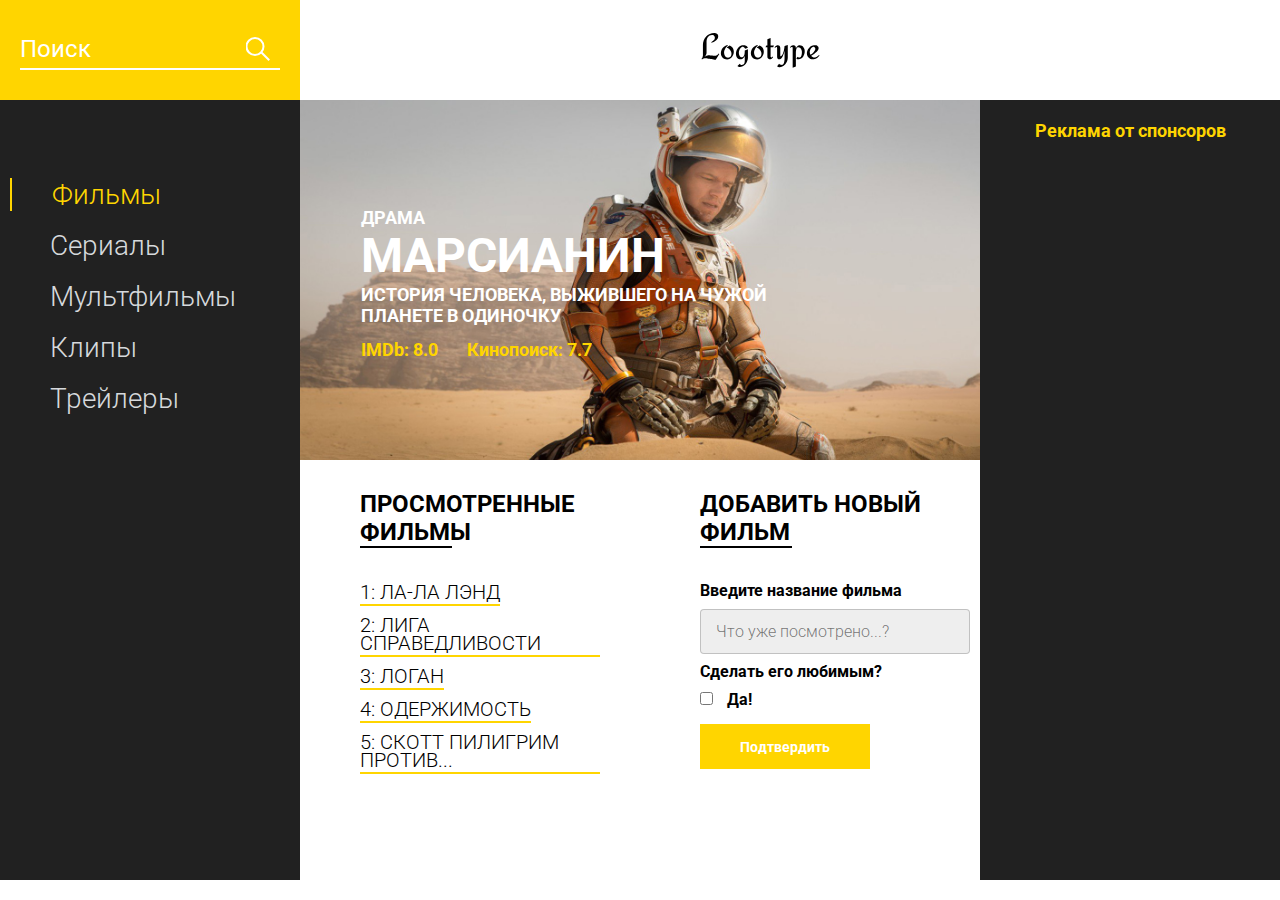
<file: second project/index.html>
<!DOCTYPE html>
<html lang="en">
  <head>
    <meta charset="UTF-8" />
    <meta name="viewport" content="width=device-width, initial-scale=1.0" />
    <title>Movie DB</title>
    <link
      href="https://fonts.googleapis.com/css?family=Roboto:300,400,700&display=swap&subset=cyrillic-ext"
      rel="stylesheet"
    />
    <link rel="stylesheet" href="css/style.min.css" />
  </head>
  <body>
    <header class="header">
      <div class="header__search">
        <form action="#">
          <input type="text" placeholder="Поиск" />
        </form>
      </div>
      <div class="header__logo">
        <img src="icons/Logotype.svg" alt="logo" />
      </div>
    </header>
    <main class="promo">
      <div class="promo__menu">
        <nav class="promo__menu-list">
          <ul>
            <li>
              <a class="promo__menu-item promo__menu-item_active" href="#"
                >Фильмы</a
              >
            </li>
            <li><a class="promo__menu-item" href="#">Сериалы</a></li>
            <li><a class="promo__menu-item" href="#">Мультфильмы</a></li>
            <li><a class="promo__menu-item" href="#">Клипы</a></li>
            <li><a class="promo__menu-item" href="#">Трейлеры</a></li>
          </ul>
        </nav>
      </div>
      <div class="promo__content">
        <div class="promo__bg">
          <div class="promo__genre">КОМЕДИЯ</div>
          <div class="promo__title">МАРСИАНИН</div>
          <div class="promo__descr">
            ИСТОРИЯ ЧЕЛОВЕКА, ВЫЖИВШЕГО НА ЧУЖОЙ ПЛАНЕТЕ В ОДИНОЧКУ
          </div>
          <div class="promo__ratings">
            <span>IMDb: 8.0</span>
            <span>Кинопоиск: 7.7</span>
          </div>
        </div>
        <div class="promo__interactive">
          <div>
            <div class="promo__interactive-title">ПРОСМОТРЕННЫЕ ФИЛЬМЫ</div>
            <ul class="promo__interactive-list">
              <li class="promo__interactive-item">
                ЛОГАН
                <div class="delete"></div>
              </li>
              <li class="promo__interactive-item">
                ЛИГА СПРАВЕДЛИВОСТИ
                <div class="delete"></div>
              </li>
              <li class="promo__interactive-item">
                ЛА-ЛА ЛЭНД
                <div class="delete"></div>
              </li>
              <li class="promo__interactive-item">
                ОДЕРЖИМОСТЬ
                <div class="delete"></div>
              </li>
              <li class="promo__interactive-item">
                СКОТТ ПИЛИГРИМ ПРОТИВ...
                <div class="delete"></div>
              </li>
            </ul>
          </div>
          <div>
            <form class="add">
              <div class="promo__interactive-title">ДОБАВИТЬ НОВЫЙ ФИЛЬМ</div>
              <span>Введите название фильма</span>
              <input
                class="adding__input"
                type="text"
                placeholder="Что уже посмотрено...?"
              />
              <span>Сделать его любимым?</span>
              <input type="checkbox" />
              <span class="yes">Да!</span>
              <button>Подтвердить</button>
            </form>
          </div>
        </div>
      </div>
      <div class="promo__adv">
        <div class="promo__adv-title">Реклама от спонсоров</div>
        <img src="img/content_1.jpg" alt="some picture" />
        <img src="img/content_2.jpg" alt="some picture" />
        <img src="img/content_3.png" alt="some picture" />
      </div>
    </main>

    <script src="js/script.js"></script>
  </body>
</html>
</file>
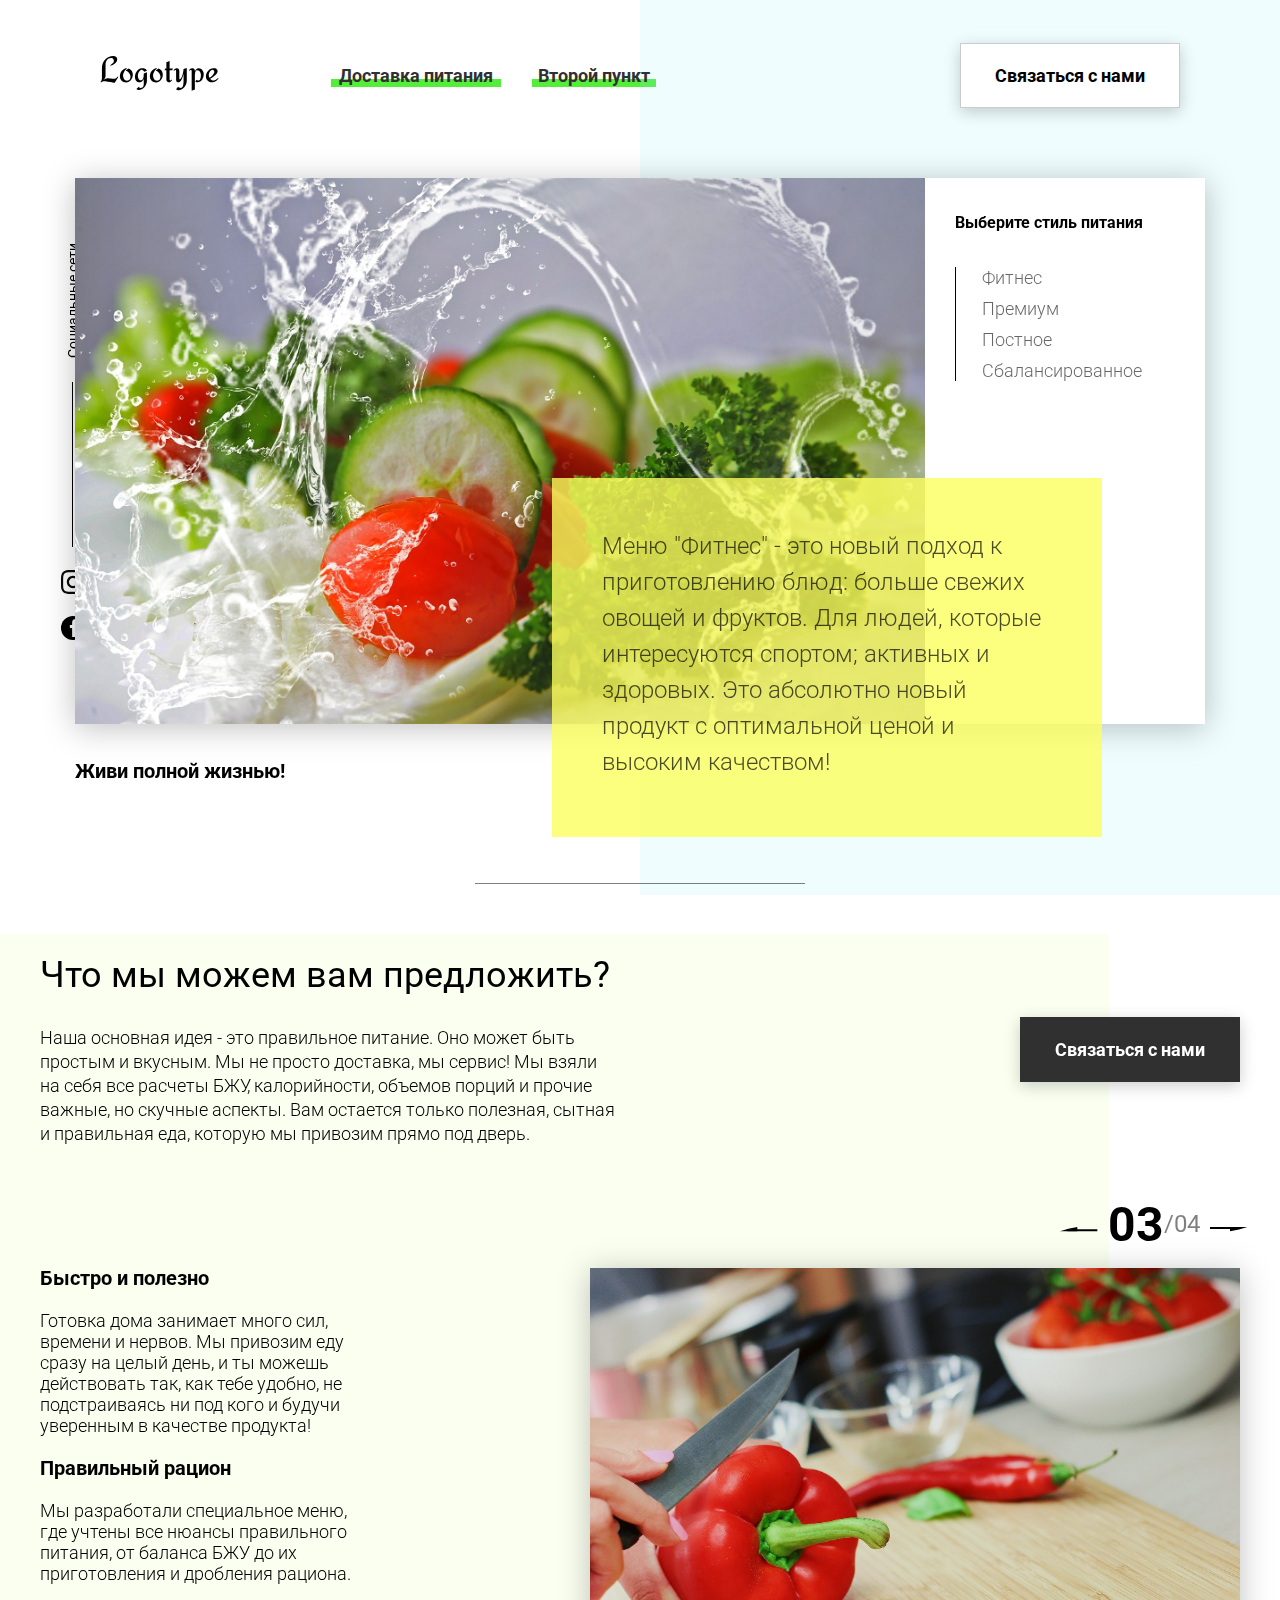
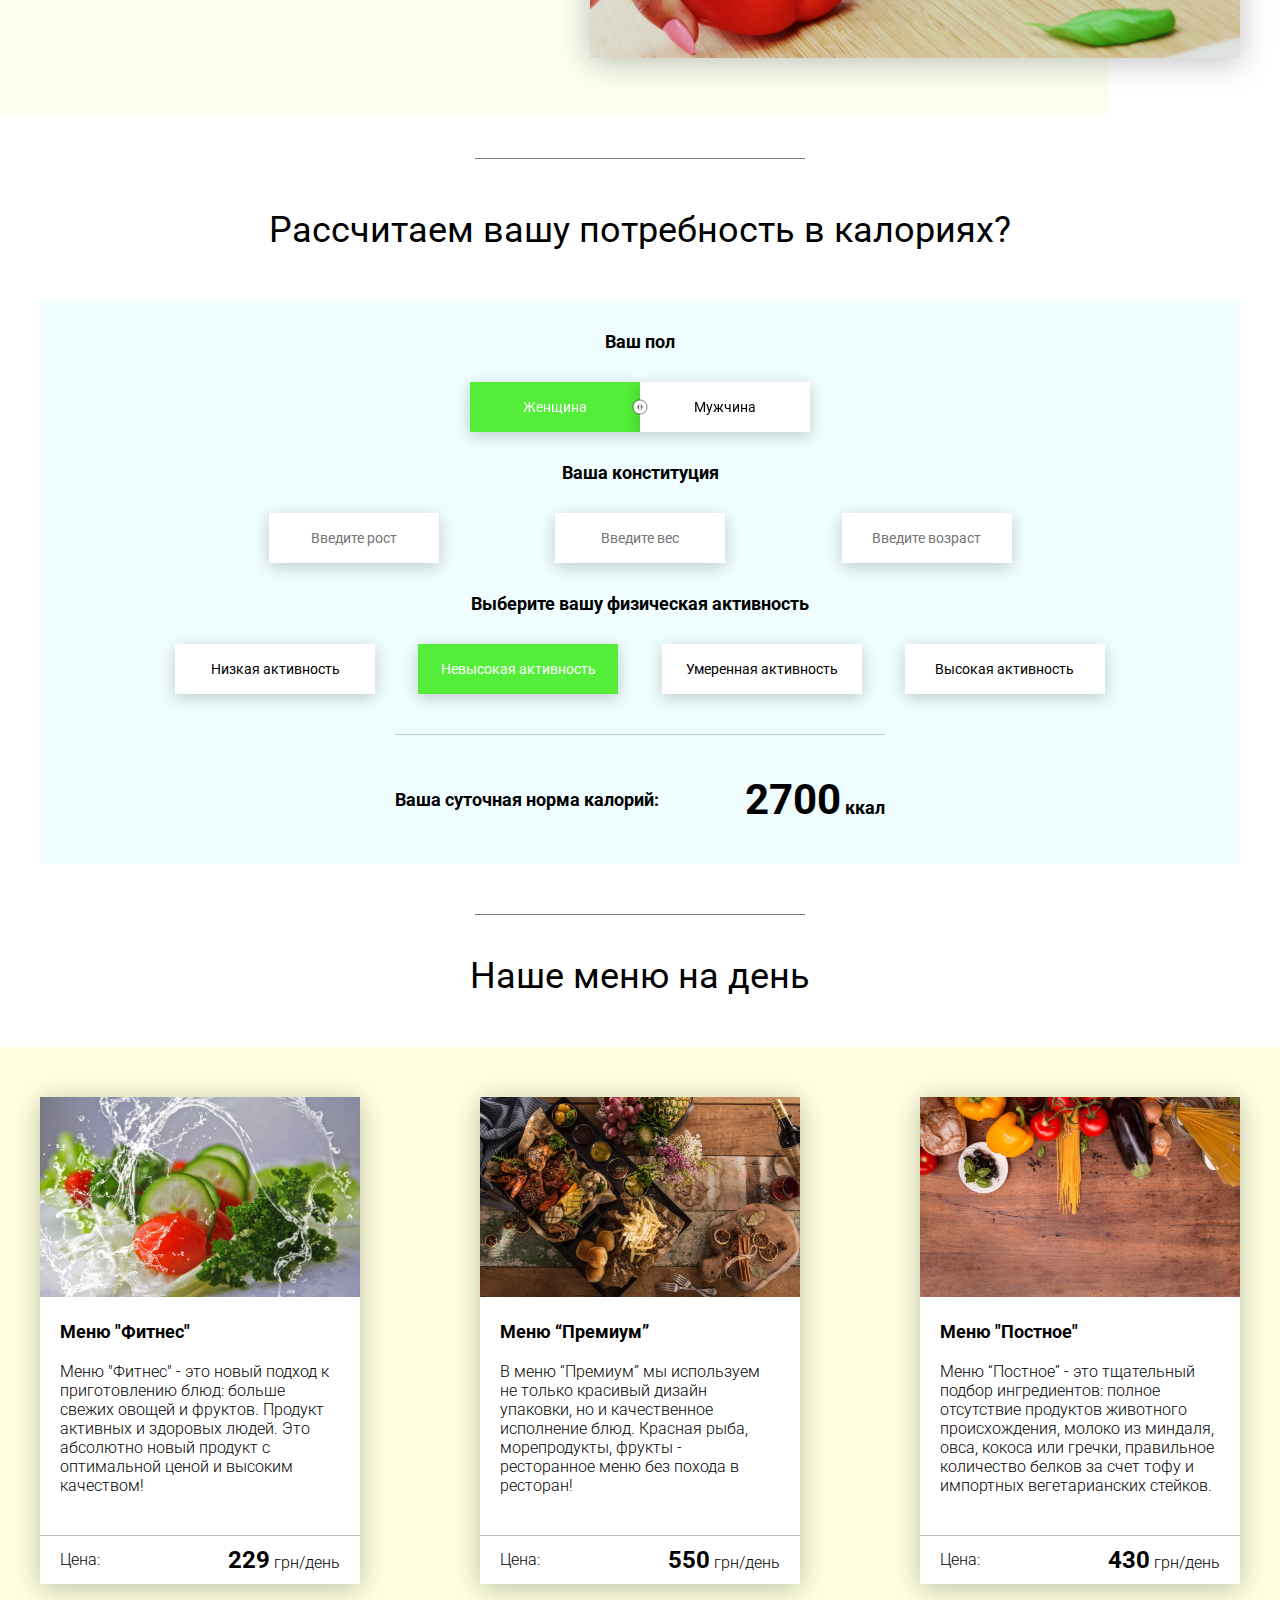
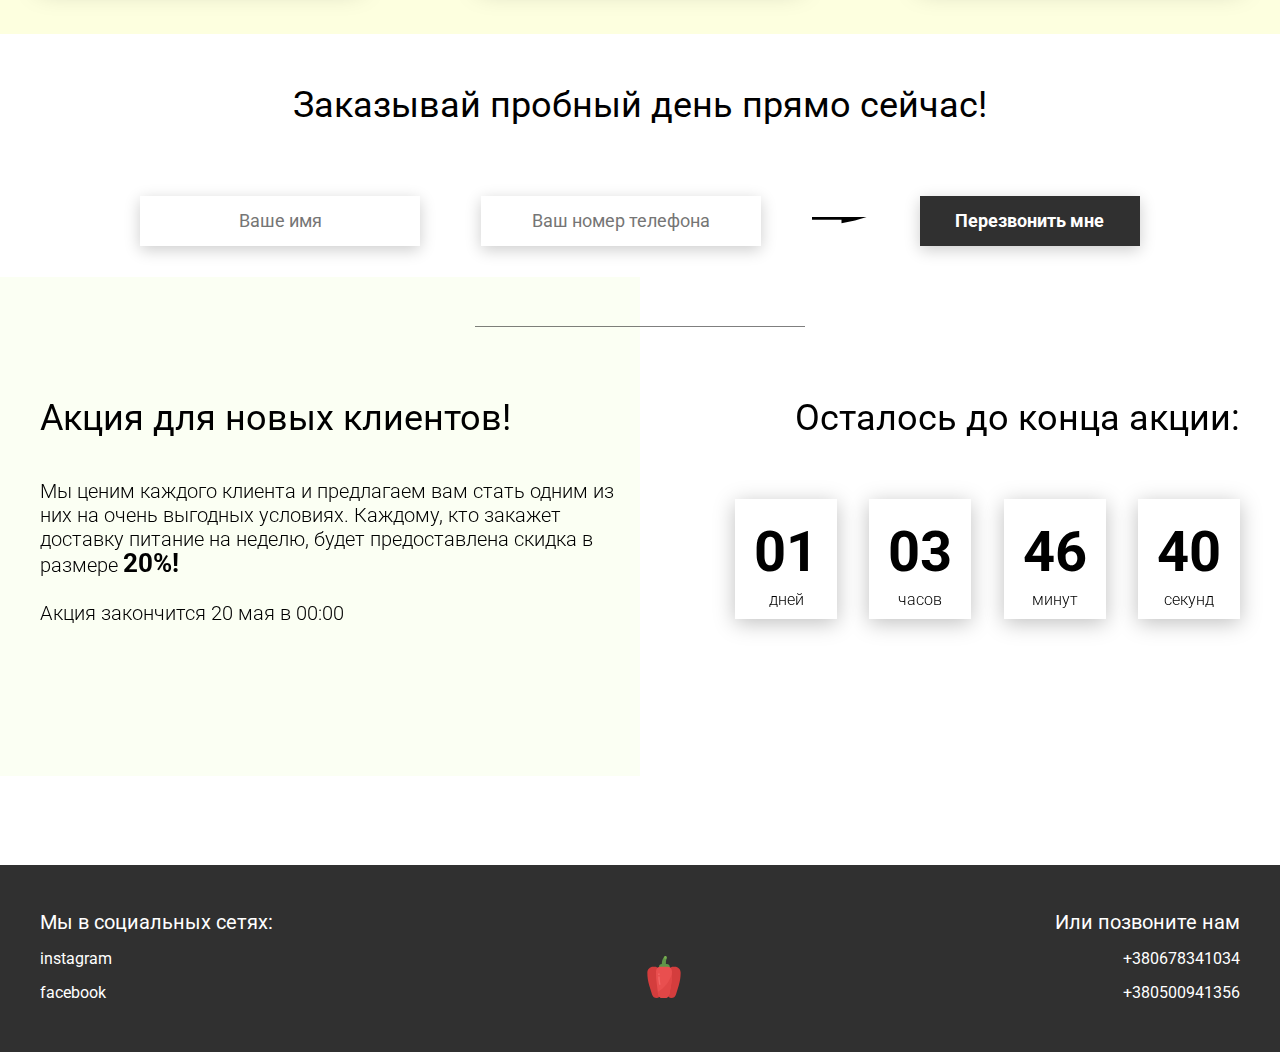
<file: third project/index.html>
<!DOCTYPE html>
<html lang="en">
  <head>
    <meta charset="UTF-8" />
    <meta name="viewport" content="width=device-width, initial-scale=1.0" />
    <title>Food</title>
    <link rel="stylesheet" href="css/style.css" />
    <link rel="stylesheet" href="css/newStyle.css" />
  </head>
  <body>
    <header class="header">
      <div class="header__left-block">
        <div class="header__logo">
          <img src="icons/logo.svg" alt="Логотип" />
        </div>
        <nav class="header__links">
          <a href="#" class="header__link">Доставка питания</a>
          <a href="#" class="header__link">Второй пункт</a>
        </nav>
      </div>
      <div class="header__right-block">
        <button data-modal class="btn btn_white">Связаться с нами</button>
      </div>
    </header>
    <div class="sidepanel">
      <div class="sidepanel__text"><span>Социальные сети</span></div>
      <div class="sidepanel__divider"></div>
      <a href="#" class="sidepanel__icon">
        <img src="icons/instagram.svg" alt="instagram" />
      </a>
      <a href="#" class="sidepanel__icon">
        <img src="icons/facebook.svg" alt="facebook" />
      </a>
    </div>

    <div class="preview">
      <div class="bgc_blue"></div>
      <div class="container">
        <div class="tabcontainer">
          <div class="tabcontent">
            <img src="img/tabs/vegy.jpg" alt="vegy" />
            <div class="tabcontent__descr">
              Меню "Фитнес" - это новый подход к приготовлению блюд: больше
              свежих овощей и фруктов. Для людей, которые интересуются спортом;
              активных и здоровых. Это абсолютно новый продукт с оптимальной
              ценой и высоким качеством!
            </div>
          </div>
          <div class="tabcontent">
            <img src="img/tabs/elite.jpg" alt="elite" />
            <div class="tabcontent__descr">
              Меню “Премиум” - мы используем не только красивый дизайн упаковки,
              но и качественное исполнение блюд. Красная рыба, морепродукты,
              фрукты - ресторанное меню без похода в ресторан!
            </div>
          </div>
          <div class="tabcontent">
            <img src="img/tabs/post.jpg" alt="post" />
            <div class="tabcontent__descr">
              Наше специальное “Постное меню” - это тщательный подбор
              ингредиентов: полное отсутствие продуктов животного происхождения.
              Полная гармония с собой и природой в каждом элементе! Все будет
              Ом!
            </div>
          </div>
          <div class="tabcontent">
            <img src="img/tabs/vegy.jpg" alt="vegy" />
            <div class="tabcontent__descr">
              Меню "Сбалансированное" - это соответствие вашего рациона всем
              научным рекомендациям. Мы тщательно просчитываем вашу потребность
              в к/б/ж/у и создаем лучшие блюда для вас.
            </div>
          </div>
          <div class="tabheader">
            <h3>Выберите стиль питания</h3>
            <div class="tabheader__items">
              <div class="tabheader__item tabheader__item_active">Фитнес</div>
              <div class="tabheader__item">Премиум</div>
              <div class="tabheader__item">Постное</div>
              <div class="tabheader__item">Сбалансированное</div>
            </div>
          </div>
        </div>
        <div class="preview__life">Живи полной жизнью!</div>
      </div>
    </div>

    <div class="divider"></div>

    <div class="offer">
      <div class="bgc_y"></div>
      <div class="container">
        <div class="offer__text">
          <h2 class="title">Что мы можем вам предложить?</h2>
          <div class="offer__descr">
            Наша основная идея - это правильное питание. Оно может быть простым
            и вкусным. Мы не просто доставка, мы сервис! Мы взяли на себя все
            расчеты БЖУ, калорийности, объемов порций и прочие важные, но
            скучные аспекты. Вам остается только полезная, сытная и правильная
            еда, которую мы привозим прямо под дверь.
          </div>
        </div>
        <div class="offer__action">
          <button data-modal class="btn btn_dark">Связаться с нами</button>
        </div>
      </div>
      <div class="container">
        <div class="offer__advantages">
          <h2>Быстро и полезно</h2>
          <div class="offer__advantages-text">
            Готовка дома занимает много сил, времени и нервов. Мы привозим еду
            сразу на целый день, и ты можешь действовать так, как тебе удобно,
            не подстраиваясь ни под кого и будучи уверенным в качестве продукта!
          </div>
          <h2>Правильный рацион</h2>
          <div class="offer__advantages-text">
            Мы разработали специальное меню, где учтены все нюансы правильного
            питания, от баланса БЖУ до их приготовления и дробления рациона.
          </div>
        </div>
        <div class="offer__slider">
          <div class="offer__slider-counter">
            <div class="offer__slider-prev">
              <img src="icons/left.svg" alt="prev" />
            </div>
            <span id="current">03</span>
            /
            <span id="total">04</span>
            <div class="offer__slider-next">
              <img src="icons/right.svg" alt="next" />
            </div>
          </div>
          <div class="offer__slider-wrapper">
            <div class="offer__slide">
              <img src="img/slider/pepper.jpg" alt="pepper" />
            </div>
            <!-- <div class="offer__slide">
                        <img src="img/slider/food-12.jpg" alt="food">
                    </div>
                    <div class="offer__slide">
                        <img src="img/slider/olive-oil.jpg" alt="oil">
                    </div>
                    <div class="offer__slide">
                        <img src="img/slider/paprika.jpg" alt="paprika">
                    </div> -->
          </div>
        </div>
      </div>
    </div>

    <div class="divider"></div>

    <div class="calculating">
      <div class="container">
        <h2 class="title">Рассчитаем вашу потребность в калориях?</h2>
        <div class="calculating__field">
          <div class="calculating__subtitle">Ваш пол</div>
          <div class="calculating__choose" id="gender">
            <div
              class="calculating__choose-item calculating__choose-item_active"
            >
              Женщина
            </div>
            <div class="calculating__choose-item">Мужчина</div>
          </div>

          <div class="calculating__subtitle">Ваша конституция</div>
          <div class="calculating__choose calculating__choose_medium">
            <input
              type="text"
              id="height"
              placeholder="Введите рост"
              class="calculating__choose-item"
            />
            <input
              type="text"
              id="weight"
              placeholder="Введите вес"
              class="calculating__choose-item"
            />
            <input
              type="text"
              id="age"
              placeholder="Введите возраст"
              class="calculating__choose-item"
            />
          </div>

          <div class="calculating__subtitle">
            Выберите вашу физическая активность
          </div>
          <div class="calculating__choose calculating__choose_big">
            <div id="low" class="calculating__choose-item">
              Низкая активность
            </div>
            <div
              id="small"
              class="calculating__choose-item calculating__choose-item_active"
            >
              Невысокая активность
            </div>
            <div id="medium" class="calculating__choose-item">
              Умеренная активность
            </div>
            <div id="high" class="calculating__choose-item">
              Высокая активность
            </div>
          </div>

          <div class="calculating__divider"></div>

          <div class="calculating__total">
            <div class="calculating__subtitle">
              Ваша суточная норма калорий:
            </div>
            <div class="calculating__result"><span>2700</span> ккал</div>
          </div>
        </div>
      </div>
    </div>

    <div class="divider"></div>

    <div class="menu">
      <h2 class="title">Наше меню на день</h2>

      <div class="menu__field">
        <div class="container">
          <div class="menu__item">
            <img src="img/tabs/vegy.jpg" alt="vegy" />
            <h3 class="menu__item-subtitle">Меню "Фитнес"</h3>
            <div class="menu__item-descr">
              Меню "Фитнес" - это новый подход к приготовлению блюд: больше
              свежих овощей и фруктов. Продукт активных и здоровых людей. Это
              абсолютно новый продукт с оптимальной ценой и высоким качеством!
            </div>
            <div class="menu__item-divider"></div>
            <div class="menu__item-price">
              <div class="menu__item-cost">Цена:</div>
              <div class="menu__item-total"><span>229</span> грн/день</div>
            </div>
          </div>
          <div class="menu__item">
            <img src="img/tabs/elite.jpg" alt="elite" />
            <h3 class="menu__item-subtitle">Меню “Премиум”</h3>
            <div class="menu__item-descr">
              В меню “Премиум” мы используем не только красивый дизайн упаковки,
              но и качественное исполнение блюд. Красная рыба, морепродукты,
              фрукты - ресторанное меню без похода в ресторан!
            </div>
            <div class="menu__item-divider"></div>
            <div class="menu__item-price">
              <div class="menu__item-cost">Цена:</div>
              <div class="menu__item-total"><span>550</span> грн/день</div>
            </div>
          </div>
          <div class="menu__item">
            <img src="img/tabs/post.jpg" alt="post" />
            <h3 class="menu__item-subtitle">Меню "Постное"</h3>
            <div class="menu__item-descr">
              Меню “Постное” - это тщательный подбор ингредиентов: полное
              отсутствие продуктов животного происхождения, молоко из миндаля,
              овса, кокоса или гречки, правильное количество белков за счет тофу
              и импортных вегетарианских стейков.
            </div>
            <div class="menu__item-divider"></div>
            <div class="menu__item-price">
              <div class="menu__item-cost">Цена:</div>
              <div class="menu__item-total"><span>430</span> грн/день</div>
            </div>
          </div>
        </div>
      </div>
    </div>

    <div class="order">
      <div class="container">
        <div class="title">Заказывай пробный день прямо сейчас!</div>
        <form action="#" class="order__form">
          <input
            required
            placeholder="Ваше имя"
            name="name"
            type="text"
            class="order__input"
          />
          <input
            required
            placeholder="Ваш номер телефона"
            name="phone"
            type="phone"
            class="order__input"
          />
          <img src="icons/right.svg" alt="right" />
          <button class="btn btn_dark btn_min">Перезвонить мне</button>
        </form>
      </div>
    </div>

    <div class="divider"></div>

    <div class="promotion">
      <div class="bgc_y"></div>
      <div class="container">
        <div class="promotion__text">
          <div class="title">Акция для новых клиентов!</div>
          <div class="promotion__descr">
            Мы ценим каждого клиента и предлагаем вам стать одним из них на
            очень выгодных условиях. Каждому, кто закажет доставку питание на
            неделю, будет предоставлена скидка в размере <span>20%!</span>
            <br /><br />
            Акция закончится 20 мая в 00:00
          </div>
        </div>
        <div class="promotion__timer">
          <div class="title" id="freebie">Осталось до конца акции:</div>
          <div class="timer">
            <div class="timer__block">
              <span id="days">12</span>
              дней
            </div>
            <div class="timer__block">
              <span id="hours">20</span>
              часов
            </div>
            <div class="timer__block">
              <span id="minutes">56</span>
              минут
            </div>
            <div class="timer__block">
              <span id="seconds">20</span>
              секунд
            </div>
          </div>
        </div>
      </div>
    </div>

    <footer class="footer">
      <div class="container">
        <div class="social">
          <div class="subtitle">Мы в социальных сетях:</div>
          <a href="#" class="link">instagram</a>
          <a href="#" class="link">facebook</a>
        </div>
        <div class="pepper">
          <img src="icons/veg.svg" alt="pepper" />
        </div>
        <div class="call">
          <div class="subtitle">Или позвоните нам</div>
          <a href="#" class="link">+380678341034</a>
          <a href="#" class="link">+380500941356</a>
        </div>
      </div>
    </footer>

    <div class="modal">
      <div class="modal__dialog">
        <div class="modal__content">
          <form action="#">
            <div data-close class="modal__close">&times;</div>
            <div class="modal__title">
              Мы свяжемся с вами как можно быстрее!
            </div>
            <input
              required
              placeholder="Ваше имя"
              name="name"
              type="text"
              class="modal__input"
            />
            <input
              required
              placeholder="Ваш номер телефона"
              name="phone"
              type="phone"
              class="modal__input"
            />
            <button class="btn btn_dark btn_min">Перезвонить мне</button>
          </form>
        </div>
      </div>
    </div>
    <script src="js/script.js"></script>
  </body>
</html>
</file>
<file: third project/css/style.css>
@import url(https://fonts.googleapis.com/css?family=Roboto:300,400,700&display=swap&subset=cyrillic-ext);

* {
   box-sizing: border-box;
   margin: 0;
   padding: 0;
   font-family: Roboto, sans-serif;
}

a {
   text-decoration: none;
}

.btn {
   width: 220px;
   height: 65px;
   display: flex;
   justify-content: center;
   align-items: center;
   background-color: #fff;
   font-size: 18px;
   font-weight: 700;
   border: 1px solid rgba(0, 0, 0, 0.2);
   box-shadow: 0 4px 15px rgba(0, 0, 0, 0.2);
   cursor: pointer;
   transition: 0.3s all;
   outline: 0;
}

.btn_white {
   background-color: #fff;
}

.btn_dark {
   background-color: #303030;
   color: #fff;
   border: none;
}

.btn_min {
   height: 50px;
}

.btn:hover {
   box-shadow: 0 4px 30px rgba(0, 0, 0, 0.3);
}

.container {
   max-width: 1200px;
   margin: 0 auto;
}

.divider {
   width: 330px;
   height: 1px;
   margin: 0 auto;
   background-color: rgba(0, 0, 0, 0.5);
}

.title {
   font-size: 36px;
   font-weight: 400;
}

.header {
   display: flex;
   justify-content: space-between;
   align-items: center;
   height: 150px;
   padding: 0 100px;
}

.header__left-block {
   display: flex;
   justify-content: space-between;
   min-width: 550px;
}

.header__logo {
   max-width: 170px;
}

.header__logo img {
   width: 100%;
}

.header__links {
   display: flex;
   align-items: center;
}

.header__link {
   position: relative;
   margin-right: 45px;
   font-weight: 700;
   font-size: 18px;
   color: #303030;
}

.header__link:after {
   content: "";
   position: absolute;
   display: block;
   width: 110%;
   left: -5%;
   bottom: -1px;
   z-index: -1;
   height: 8px;
   background: #54ed39;
}

.header__link:last-child {
   margin-right: 0;
}

.sidepanel {
   position: fixed;
   left: 60px;
   top: 240px;
   height: 400px;
   width: 25px;
   display: flex;
   flex-direction: column;
   justify-content: space-between;
   align-items: center;
}

.sidepanel__text {
   width: 120px;
   height: 120px;
   font-size: 14px;
}

.sidepanel__text span {
   display: flex;
   transform: rotate(-90deg) translateX(-50px);
}

.sidepanel__divider {
   width: 1px;
   height: 165px;
   background-color: #000;
}

.sidepanel__icon {
   width: 24px;
   height: 24px;
}

.sidepanel__icon img {
   width: 100%;
}

.preview {
   padding: 28px 0 100px 0;
   position: relative;
}

.preview__life {
   font-weight: 700;
   font-size: 20px;
   margin-left: 35px;
   margin-top: 35px;
}

.bgc_blue {
   position: absolute;
   right: 0;
   top: -155px;
   width: 50vw;
   height: 900px;
   background: rgba(146, 242, 255, 0.15);
   z-index: -1;
}

.tabcontainer {
   display: flex;
   width: 1130px;
   margin: 0 auto;
   box-shadow: 0 4px 30px rgba(0, 0, 0, 0.25);
}

.tabcontent {
   width: 850px;
   position: relative;
}

.tabcontent img {
   width: 100%;
   height: 100%;
   object-fit: cover;
}

.tabcontent__descr {
   position: absolute;
   top: 300px;
   right: -177px;
   width: 550px;
   height: 359px;
   background: rgba(251, 254, 93, 0.8);
   padding: 50px;
   font-size: 24px;
   font-weight: 300;
   line-height: 36px;
   color: rgba(0, 0, 0, 0.7);
}

.tabheader {
   width: 280px;
   padding: 35px 30px;
   background-color: #fff;
}

.tabheader h3 {
   font-weight: 700;
   font-size: 16px;
}

.tabheader__items {
   margin-top: 35px;
   padding-left: 26px;
   border-left: 1px solid #000;
}

.tabheader__item {
   font-weight: 700;
   font-size: 18px;
   font-weight: 300;
   margin-top: 10px;
   color: rgba(0, 0, 0, 0.6);
   cursor: pointer;
   transition: 0.3s all;
}

.tabheader__item_active {
   color: #000;
   font-size: 22px;
   font-weight: 700;
}

.offer {
   padding: 70px 0 100px 0;
   position: relative;
}

.offer .container {
   display: flex;
   justify-content: space-between;
}

.offer .bgc_y {
   position: absolute;
   width: 1109px;
   height: 780px;
   background: rgba(243, 255, 222, 0.45);
   z-index: -1;
   top: 50px;
}

.offer__text {
   width: 580px;
}

.offer__descr {
   font-size: 18px;
   margin-top: 30px;
   font-weight: 300;
   line-height: 24px;
}

.offer__action {
   display: flex;
   align-items: center;
   justify-content: flex-end;
}

.offer__advantages {
   width: 330px;
   margin-top: 50px;
}

.offer__advantages h2 {
   font-weight: 700;
   font-size: 20px;
   margin-top: 20px;
}

.offer__advantages h2:first-child {
   margin-top: 70px;
}

.offer__advantages-text {
   margin-top: 20px;
   font-size: 18px;
   font-weight: 300;
   line-height: 21px;
}

.offer__slider {
   width: 650px;
   margin-top: 50px;
   display: flex;
   flex-direction: column;
   align-items: flex-end;
}

.offer__slider-counter {
   display: flex;
   width: 180px;
   align-items: center;
   font-size: 24px;
   color: rgba(0, 0, 0, 0.5);
}

.offer__slider-wrapper {
   width: 100%;
   margin-top: 15px;
   box-shadow: 0 4px 30px rgba(0, 0, 0, 0.25);
}

.offer__slider-prev {
   margin-right: 10px;
   cursor: pointer;
}

.offer__slider-next {
   margin-left: 10px;
   cursor: pointer;
}

.offer__slider #current {
   font-size: 48px;
   font-weight: 700;
   color: #000;
}

.offer__slide {
   width: 100%;
   height: 390px;
}

.offer__slide img {
   width: 100%;
   height: 100%;
   object-fit: cover;
}

.calculating {
   padding: 50px 0;
}

.calculating .title {
   text-align: center;
}

.calculating__field {
   width: 100%;
   margin-top: 50px;
   background: rgba(146, 242, 255, 0.15);
   padding: 30px 0 40px 0;
}

.calculating__subtitle {
   text-align: center;
   font-size: 18px;
   font-weight: 700;
   margin-top: 30px;
}

.calculating__subtitle:first-child {
   margin-top: 0;
}

.calculating #gender:after {
   content: "";
   position: absolute;
   top: 50%;
   transform: translateY(-50%);
   display: block;
   width: 16px;
   height: 16px;
   background: url(../icons/switch.svg) center center/cover no-repeat;
}

.calculating__choose {
   position: relative;
   display: flex;
   margin-top: 30px;
   justify-content: center;
}

.calculating__choose-item {
   display: flex;
   align-items: center;
   justify-content: center;
   width: 170px;
   height: 50px;
   padding: 0 10px;
   background: #fff;
   box-shadow: 0 4px 15px rgba(0, 0, 0, 0.2);
   border: none;
   text-align: center;
   font-size: 14px;
   cursor: pointer;
   outline: 0;
   transition: 0.3s all;
}

.calculating__choose-item_active {
   color: #fff;
   background-color: #54ed39;
}

.calculating__choose_medium {
   width: 743px;
   justify-content: space-between;
   margin: 30px auto 0 auto;
}

.calculating__choose_big {
   width: 930px;
   justify-content: space-between;
   margin: 30px auto 0 auto;
}

.calculating__choose_big .calculating__choose-item {
   width: 200px;
}

.calculating__divider {
   width: 490px;
   height: 1px;
   margin: 40px auto;
   background-color: rgba(0, 0, 0, 0.2);
}

.calculating__total {
   width: 490px;
   margin: 0 auto;
   display: flex;
   justify-content: space-between;
   align-items: center;
}

.calculating__result {
   font-size: 18px;
   font-weight: 700;
}

.calculating__result span {
   font-size: 42px;
}

.menu {
   padding: 40px 0 50px 0;
}

.menu .container {
   display: flex;
   justify-content: space-between;
   align-items: flex-start;
}

.menu .title {
   text-align: center;
}

.menu__field {
   margin-top: 50px;
   padding: 50px 0;
   width: 100%;
   background: rgba(249, 254, 126, 0.25);
}

.menu__item {
   width: 320px;
   min-height: 450px;
   background: #fff;
   box-shadow: 0 4px 25px rgba(0, 0, 0, 0.25);
   font-size: 16px;
   font-weight: 300;
}

.menu__item img {
   width: 100%;
   height: 200px;
   object-fit: cover;
}

.menu__item-subtitle {
   font-weight: 700;
   font-size: 18px;
   padding: 0 20px;
   margin-top: 20px;
}

.menu__item-descr {
   margin-top: 20px;
   padding: 0 20px;
}

.menu__item-divider {
   width: 100%;
   height: 1px;
   background-color: rgba(0, 0, 0, 0.25);
   margin-top: 40px;
}

.menu__item-price {
   display: flex;
   justify-content: space-between;
   align-items: center;
   padding: 10px 20px;
}

.menu__item-price span {
   font-size: 24px;
   font-weight: 700;
}

.order {
   padding-bottom: 80px;
}

.order .title {
   text-align: center;
}

.order__form {
   margin-top: 70px;
   padding: 0 100px;
   display: flex;
   justify-content: space-between;
   align-items: center;
}

.order__form img {
   transform: scale(1.5);
}

.order__input {
   width: 280px;
   height: 50px;
   background: #fff;
   box-shadow: 0 4px 15px rgba(0, 0, 0, 0.2);
   border: none;
   font-size: 18px;
   text-align: center;
   padding: 0 20px;
   outline: 0;
}

.promotion {
   padding: 70px 0 240px 0;
   position: relative;
}

.promotion .container {
   display: flex;
}

.promotion .bgc_y {
   position: absolute;
   width: 50%;
   height: 499px;
   background: rgba(243, 255, 222, 0.35);
   z-index: -1;
   top: -50px;
   left: 0;
}

.promotion__text {
   width: 50%;
}

.promotion__descr {
   margin-top: 40px;
   font-size: 20px;
   line-height: 24px;
   font-weight: 300;
}

.promotion__descr span {
   font-weight: 700;
   font-size: 26px;
}

.promotion__timer {
   width: 50%;
}

.promotion__timer .title {
   text-align: right;
}

.promotion__timer .timer {
   margin-top: 60px;
   padding-left: 95px;
   display: flex;
   justify-content: space-between;
   align-items: center;
}

.promotion__timer .timer__block {
   width: 102px;
   height: 120px;
   background: #fff;
   box-shadow: 0 4px 20px rgba(0, 0, 0, 0.25);
   font-size: 16px;
   font-weight: 300;
   text-align: center;
}

.promotion__timer .timer__block span {
   display: block;
   margin-top: 20px;
   margin-bottom: 5px;
   font-size: 56px;
   font-weight: 700;
}

.footer {
   min-height: 180px;
   background-color: #303030;
   padding: 45px 0 50px 0;
   color: #fff;
}

.footer .container {
   height: 100%;
   display: flex;
   justify-content: space-between;
   align-items: flex-end;
}

.footer .subtitle {
   font-size: 20px;
}

.footer .link {
   display: block;
   margin-top: 15px;
   font-size: 16px;
   color: #fff;
}

.footer .call {
   text-align: right;
}

.modal {
   position: fixed;
   top: 0;
   left: 0;
   z-index: 1050;
   display: none;
   width: 100%;
   height: 100%;
   overflow: hidden;
   background-color: rgba(0, 0, 0, 0.5);
}

.modal__dialog {
   max-width: 500px;
   margin: 40px auto;
}

.modal__content {
   position: relative;
   width: 100%;
   padding: 40px;
   background-color: #fff;
   border: 1px solid rgba(0, 0, 0, 0.2);
   border-radius: 4px;
   max-height: 80vh;
   overflow-y: auto;
}

.modal__close {
   position: absolute;
   top: 8px;
   right: 14px;
   font-size: 30px;
   color: #000;
   opacity: 0.5;
   font-weight: 700;
   border: none;
   background-color: transparent;
   cursor: pointer;
}

.modal__title {
   text-align: center;
   font-size: 22px;
   text-transform: uppercase;
}

.modal__input {
   display: block;
   margin: 20px auto 20px auto;
   width: 280px;
   height: 50px;
   background: #fff;
   box-shadow: 0 4px 15px rgba(0, 0, 0, 0.2);
   border: none;
   font-size: 18px;
   text-align: center;
   padding: 0 20px;
   outline: 0;
}

.modal .btn {
   display: block;
   width: 280px;
   margin: 0 auto;
}
</file>
<file: third project/css/newStyle.css>
.show {
  display: block;
}
.hide {
  display: none;
}
.fade {
  animation-name: fade;
  animation-duration: 1.5s;
}
@keyframes fade {
  from {
    opacity: 0.1;
  }
  to {
    opacity: 1;
  }
}
</file>
<file: second project/css/style.min.css>
*{-webkit-box-sizing:border-box;box-sizing:border-box;margin:0;padding:0;font-family:'Roboto', sans-serif}.header{display:-webkit-box;display:-ms-flexbox;display:flex;height:100px}.header__search{display:-webkit-box;display:-ms-flexbox;display:flex;-webkit-box-pack:center;-ms-flex-pack:center;justify-content:center;-webkit-box-align:center;-ms-flex-align:center;align-items:center;height:100%;width:300px;background:#FFD500}.header__search form{position:relative;width:260px;height:30px}.header__search form input{width:100%;border:none;border-bottom:2px solid #fff;background-color:transparent;color:#fff;font-size:24px;line-height:28px;padding-bottom:5px;outline:none}.header__search form input::-webkit-input-placeholder{color:#fff}.header__search form input:-ms-input-placeholder{color:#fff}.header__search form input::-ms-input-placeholder{color:#fff}.header__search form input::placeholder{color:#fff}.header__search form:after{content:'';display:block;position:absolute;top:2px;right:10px;background:url("../icons/search.svg") center center/cover no-repeat;width:24px;height:24px}.header__logo{display:-webkit-box;display:-ms-flexbox;display:flex;-webkit-box-pack:center;-ms-flex-pack:center;justify-content:center;-webkit-box-align:center;-ms-flex-align:center;align-items:center;height:100%;width:calc(100% - 360px)}.promo{height:780px;display:-webkit-box;display:-ms-flexbox;display:flex}.promo__menu{width:300px;height:100%;background:#212121;padding:60px 0 0 10px}.promo__menu-item{display:block;font-size:28px;line-height:33px;color:#D6D9DC;text-decoration:none;font-weight:300;padding-left:40px;margin-top:18px}.promo__menu-item:hover{color:#FFD500}.promo__menu-item_active{border-left:2px solid  #FFD500;color:#FFD500}.promo__content{width:calc(100% - 600px)}.promo__bg{height:360px;background:url("../img/mars.webp") center center/cover no-repeat;background-position:top;padding:107px 0 0 61px}.promo__genre{font-weight:bold;font-size:18px;line-height:21px;color:#FFFFFF;text-transform:uppercase}.promo__title{font-weight:bold;font-size:48px;line-height:56px;color:#FFFFFF;text-transform:uppercase}.promo__descr{width:481px;font-weight:bold;font-size:18px;line-height:21px;color:#FFFFFF;text-transform:uppercase}.promo__ratings{margin-top:13px}.promo__ratings span{font-weight:bold;font-size:18px;line-height:21px;color:#FFD500;margin-right:25px}.promo__interactive{display:-webkit-box;display:-ms-flexbox;display:flex}.promo__interactive>div{width:50%;padding:30px 0 0 60px}.promo__interactive-title{display:inline-block;font-weight:bold;font-size:24px;line-height:28px;color:#000000}.promo__interactive-title:after{content:'';display:block;width:33%;height:2px;background-color:#000}.promo__interactive-list{list-style-type:none;margin-top:35px;display:-webkit-box;display:-ms-flexbox;display:flex;-webkit-box-orient:vertical;-webkit-box-direction:normal;-ms-flex-direction:column;flex-direction:column;-webkit-box-align:start;-ms-flex-align:start;align-items:flex-start}.promo__interactive-item{display:inline-block;position:relative;font-weight:300;font-size:20px;line-height:18px;color:#000000;margin-bottom:15px;padding-right:40px;text-transform:uppercase}.promo__interactive-item span{display:block;position:absolute;left:-30px;top:50%;-webkit-transform:translateY(-50%);transform:translateY(-50%);width:20px;height:20px;background:url("../icons/Star.svg") center center/cover no-repeat}.promo__interactive-item:before{content:'';position:absolute;bottom:-5px;display:block;width:calc(100% - 40px);height:2px;background-color:#FFD500}.promo__interactive-item:hover .delete{content:'';display:block;position:absolute;right:0px;top:50%;-webkit-transform:translateY(-50%);transform:translateY(-50%);width:20px;height:20px;background:url("../icons/trash.png") center center/cover no-repeat;cursor:pointer}.promo__interactive .add .promo__interactive-title{margin-bottom:25px}.promo__interactive .add span{display:block;margin:10px 0;font-weight:bold;font-size:16px;line-height:16px;color:#000000}.promo__interactive .add .yes{display:inline;margin-left:10px}.promo__interactive .add input[type="text"]{width:270px;height:45px;line-height:50px;font-size:16px;background:rgba(196,196,196,0.29);border:1px solid rgba(0,0,0,0.19);padding:0 15px;outline:none;border-radius:4px}.promo__interactive .add input[type="text"]::-webkit-input-placeholder{font-weight:300;font-size:16px;color:rgba(0,0,0,0.53)}.promo__interactive .add input[type="text"]:-ms-input-placeholder{font-weight:300;font-size:16px;color:rgba(0,0,0,0.53)}.promo__interactive .add input[type="text"]::-ms-input-placeholder{font-weight:300;font-size:16px;color:rgba(0,0,0,0.53)}.promo__interactive .add input[type="text"]::placeholder{font-weight:300;font-size:16px;color:rgba(0,0,0,0.53)}.promo__interactive .add button{display:block;margin-top:15px;width:170px;height:45px;background:#FFD500;font-weight:bold;font-size:14px;line-height:14px;color:#FFFFFF;border:none;outline:none;cursor:pointer}.promo__interactive .add button:active{-webkit-transform:scale(0.95);transform:scale(0.95)}.promo__adv{background:#212121;width:300px;height:100%}.promo__adv-title{font-weight:bold;font-size:18px;line-height:21px;color:#FFD500;margin:20px 0;text-align:center}.promo__adv img{width:100%;margin-bottom:10px}
/*# sourceMappingURL=style.min.css.map */
</file>
